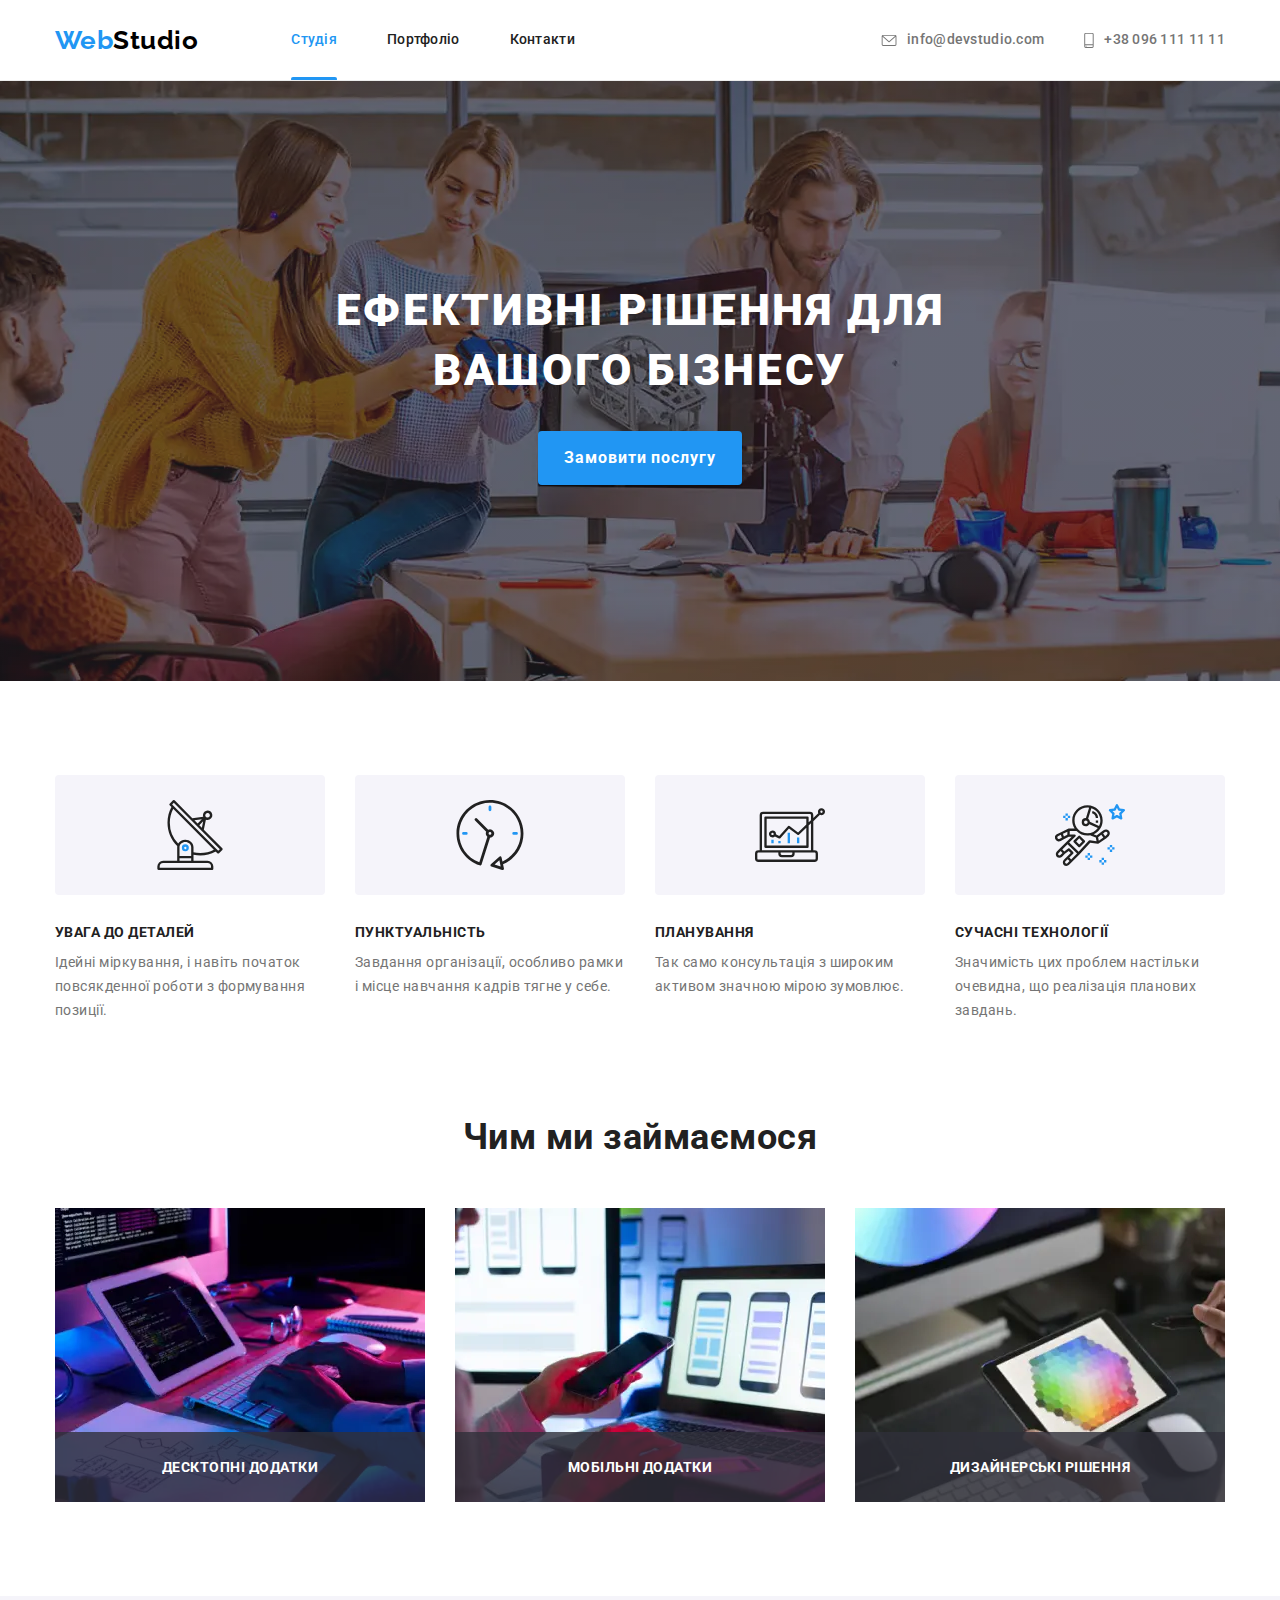
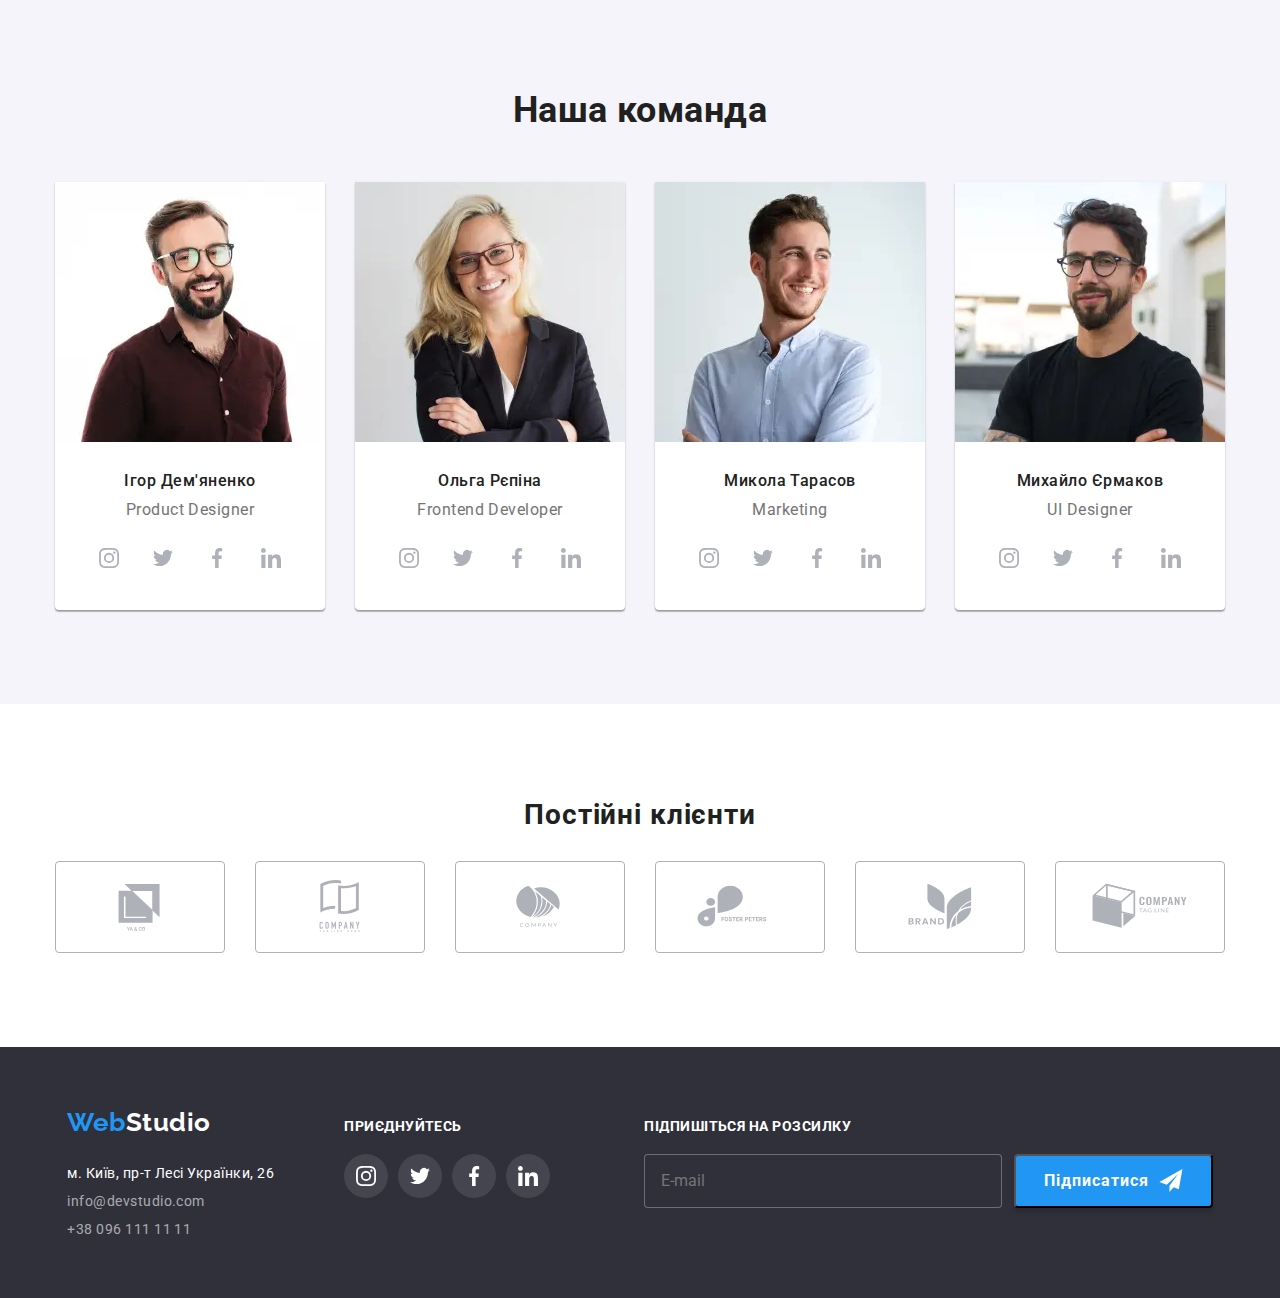
<file: index.html>
<!DOCTYPE html>
<html lang="uk">
<head>
    <meta charset="UTF-8">
    <meta http-equiv="X-UA-Compatible" content="IE=edge">
    <meta name="viewport" content="width=device-width, initial-scale=1.0">
    <title>WebStudio</title>   
    <link rel="preconnect" href="https://fonts.googleapis.com">
    <link rel="preconnect" href="https://fonts.gstatic.com" crossorigin>
    <link href="https://fonts.googleapis.com/css2?family=Raleway:wght@700&family=Roboto:wght@400;500;700;900&display=swap"
    rel="stylesheet">
    <link rel="stylesheet" href="./css/main.min.css">
</head>

<body>
    <!-- Шапка сайта -->
    <header class="header">
        <div class="container header__container">
            <a href="./index.html" class="logo link header__logo">Web<span class="logo__text--black">Studio</span></a>
            <button class="menu-toggle js-open-menu" aria-expanded="false" aria-controls="mobile-menu">
                <svg width="40px" height="40px" class='menu__icon'>
                    <use href="./images/icons.svg#menu"></use>
                </svg>
            </button>
            <div class="menu-container js-menu-container" id="mobile-menu">
                <button class="menu-toggle menu-toggle__position js-close-menu">
                    <svg width="40px" height="40px" class='menu__icon'>
                        <use href="./images/icons.svg#cross"></use>
                    </svg>
                </button>
                <nav class="menu__navigation">
                    <ul class="menu__list list">
                        <li class="menu__item">
                            <a href="./index.html" class="link menu__link menu__link--active ">Студія</a>
                        </li>
                        <li class="menu__item">
                            <a href="./portfolio.html" class="link menu__link">Портфоліо</a>
                        </li>
                        <li class="menu__item">
                            <a href="#contact" class="link menu__link">Контакти</a>
                        </li>
                    </ul>
                </nav>
                <ul class="mobile-contact list">
                    <li class="mobile-contact__item"><a href="tel:+380961111111" class="mobile-contact__tel link">
                            +38 096 111 11 11</a> </li>
                    <li class="mobile-contact__item"><a href="mailto:info@devstudio.com" class="mobile-contact__mail link">
                        info@devstudio.com</a> </li>
                </ul>
                <ul class="menu__social list ">
                    <li class="link menu__name">Instagram</li>
                    <li class="link menu__name">Twitter</li>
                    <li class="link menu__name">Facebook</li>
                    <li class="link menu__name">LinkedIn</li>
                </ul>
            </div>
            <nav class="navigation">
                <ul class="navigation__list list">
                    <li class="navigation__item">
                        <a href="./index.html" class="link navigation__link navigation__link--active">Студія</a>
                    </li>
                    <li class="navigation__item">
                        <a href="./portfolio.html" class="link navigation__link">Портфоліо</a>
                    </li>
                    <li class="navigation__item">
                        <a href="#contact" class="link navigation__link">Контакти</a>
                    </li>
                </ul>
            </nav>
            <ul class="header__contacts list">
                <li class="header__item"><a href="mailto:info@devstudio.com" class="header__link">
                        <svg class="header__envelope">
                            <use href="./images/icons.svg#envelope" width="16" height="12"></use>
                        </svg>
                        info@devstudio.com</a> </li>
                <li class="header__item"><a href="tel:+380961111111" class="header__link">
                        <svg class="header__smartphone">
                            <use href="./images/icons.svg#smartphone" width="10" height="16"></use>
                        </svg>
                        +38 096 111 11 11</a> </li>
            </ul>
    </div>
    </header>

    <main>
        <!-- Герой -->
        <section class="hero hero__section">
            <div class="container">
                <h1 class="hero__title">Ефективні рішення для вашого бізнесу</h1>
                <button class="hero__button" data-modal-open>Замовити послугу</button>
            </div>
        </section>
        <!-- Переваги -->
        <section class="feature feature__sections">
            <div class="container">
                <ul class="feature__list list">
                    <li class="feature__item">
                        <div class="feature__wrap">
                            <svg class="feature__icon">
                                <use href="./images/icons.svg#antenna" width="70px" height="70px"></use>
                            </svg>
                        </div>
                        <h3 class="feature__title">УВАГА ДО ДЕТАЛЕЙ</h3>
                        <p class="feature__text">Ідейні міркування, і навіть початок повсякденної роботи з формування позиції.</p>
                    </li>
                    <li class="feature__item">
                        <div class="feature__wrap">
                            <svg class="feature__icon">
                                <use href="./images/icons.svg#clock" width="70px" height="70px"></use>
                            </svg>
                        </div>
                        <h3 class="feature__title">ПУНКТУАЛЬНІСТЬ</h3>
                        <p class="feature__text">Завдання організації, особливо рамки і місце навчання кадрів тягне у себе.</p>
                    </li>
                    <li class="feature__item">
                        <div class="feature__wrap">
                            <svg class="feature__icon">
                                <use href="./images/icons.svg#diagram" width="70px" height="70px"></use>
                            </svg>
                        </div>
                        <h3 class="feature__title">ПЛАНУВАННЯ</h3>
                        <p class="feature__text">Так само консультація з широким активом значною мірою зумовлює.</p>
                    </li>
                    <li class="feature__item">
                        <div class="feature__wrap">
                            <svg class="feature__icon">
                                <use href="./images/icons.svg#astronaut" width="70px" height="70px"></use>
                            </svg>
                        </div>
                        <h3 class="feature__title">СУЧАСНІ ТЕХНОЛОГІЇ</h3>
                        <p class="feature__text">Значимість цих проблем настільки очевидна, що реалізація планових завдань.</p>
                    </li>
                </ul>
            </div>
        </section>
        <!-- Опис -->
        <section class="description sections">
            <div class="container">
                <h2 class="description__title">Чим ми займаємося</h2>
                <ul class="description__list list">
                    <li class="description__item">
                        <img src="./images/frontend.webp" srcset="./images/frontend.webp 1x,./images/frontend@2x.webp 2x" alt="Верстка" width="370">
                        <div class="description__wrap"> 
                            <h3 class="description__text">Десктопні додатки</h3>
                        </div>
                    </li>
                    <li class="description__item">
                        <img src="./images/apk.webp" srcset="./images/apk.webp 1x,./images/apk@2x.webp 2x" alt="Адаптація" width="370">
                        <div class="description__wrap">
                            <h3 class="description__text">Мобільні додатки</h3>
                        </div>
                    </li>
                    <li class="description__item">
                        <img src="./images/design.webp" srcset="./images/design.webp 1x,./images/design@2x.webp 2x" alt="Дизайн" width="370">
                        <div class="description__wrap">
                            <h3 class="description__text">Дизайнерські рішення</h3>
                        </div>
                    </li>
                </ul>
            </div>
            
        </section>
        <!-- Команда -->
        <section class="sections team">
            <div class="container">
                <h2 class="team__title">Наша команда</h2>
                <ul class="team__list list">
                    <li class="team__item">
                        <picture>
                            <source srcset="./images/igor270.webp 1x,./images/igor270@2x.webp 2x" media="(min-width:1200px)">
                            <source srcset="./images/igor354.webp 1x,./images/igor354@2x.webp 2x" media="(min-width:768px)">
                            <img class="team__photo" srcset="./images/igor450.webp 1x, ./images/igor450@2x.webp 2x" src="./images/igor450.webp" alt="Фото співробітника" width="450" >
                        </picture>
                        <div class="team__wrapper">
                            <h3 class="team__name">Ігор Дем'яненко</h3>
                            <p class="team__text">Product Designer</p>
                            <ul class="social list">
                                <li class="social__item">
                                    <a href="" class="social__link link">
                                        <svg class="social__icon">
                                            <use href="./images/icons.svg#instagram" width="20" height="20"></use>
                                        </svg>
                                    </a>
                                </li>
                                <li class="social__item">
                                    <a href="" class="social__link">
                                        <svg class="social__icon">
                                            <use href="./images/icons.svg#twitter" width="20" height="20"></use>
                                        </svg>
                                    </a>
                                </li>
                                <li class="social__item">
                                    <a href="" class="social__link">
                                        <svg class="social__icon">
                                            <use href="./images/icons.svg#facebook" width="20" height="20"></use>
                                        </svg>
                                    </a>
                                </li>
                                <li class="social__item">
                                    <a href="" class="social__link">
                                        <svg class="social__icon">
                                            <use href="./images/icons.svg#linkedin" width="20" height="20"></use>
                                        </svg>
                                    </a>
                                </li>
                            </ul>
                        </div>
                    </li>
                    <li class="team__item">
                        <picture>
                            <source srcset="./images/olga270.webp 1x,./images/olga270@2x.webp 2x" media="(min-width:1200px)">
                            <source srcset="./images/olga354.webp 1x,./images/olga354@2x.webp 2x" media="(min-width:768px)">
                            <img class="team__photo" src="./images/olga450.webp" srcset="./images/olga450.webp 1x,./images/olga450@2x.webp 2x" alt="Фото співробітника" width="450">
                        </picture>
                        <div class="team__wrapper">
                            <h3 class="team__name">Ольга Рєпіна</h3>
                            <p class="team__text">Frontend Developer</p>
                            <ul class="social list">
                                <li class="social__item">
                                    <a href="" class="social__link link">
                                        <svg class="social__icon">
                                            <use href="./images/icons.svg#instagram" width="20" height="20"></use>
                                        </svg>
                                    </a>
                                </li>
                                <li class="social__item">
                                    <a href="" class="social__link">
                                        <svg class="social__icon">
                                            <use href="./images/icons.svg#twitter" width="20" height="20"></use>
                                        </svg>
                                    </a>
                                </li>
                                <li class="social__item">
                                    <a href="" class="social__link">
                                        <svg class="social__icon">
                                            <use href="./images/icons.svg#facebook" width="20" height="20"></use>
                                        </svg>
                                    </a>
                                </li>
                                <li class="social__item">
                                    <a href="" class="social__link">
                                        <svg class="social__icon">
                                            <use href="./images/icons.svg#linkedin" width="20" height="20"></use>
                                        </svg>
                                    </a>
                                </li>
                            </ul>
                        </div>
                    </li>
                    <li class="team__item">
                        <picture>
                            <source srcset="./images/mykola270.webp 1x,./images/mykola270@2x.webp 2x" media="(min-width:1200px)">
                            <source srcset="./images/mykola354.webp 1x,./images/mykola354@2x.webp 2x" media="(min-width:768px)">
                            <img class="team__photo" src="./images/mykola450.webp" srcset="./images/mykola450.webp 1x, ./images/mykola450@2x.webp 2x" alt="Фото співробітника" width="450">
                        </picture>
                        <div class="team__wrapper">
                            <h3 class="team__name">Микола Тарасов</h3>
                            <p class="team__text">Marketing</p>
                            <ul class="social list">
                                <li class="social__item">
                                    <a href="" class="social__link link">
                                        <svg class="social__icon">
                                            <use href="./images/icons.svg#instagram" width="20" height="20"></use>
                                        </svg>
                                    </a>
                                </li>
                                <li class="social__item">
                                    <a href="" class="social__link">
                                        <svg class="social__icon">
                                            <use href="./images/icons.svg#twitter" width="20" height="20"></use>
                                        </svg>
                                    </a>
                                </li>
                                <li class="social__item">
                                    <a href="" class="social__link">
                                        <svg class="social__icon">
                                            <use href="./images/icons.svg#facebook" width="20" height="20"></use>
                                        </svg>
                                    </a>
                                </li>
                                <li class="social__item">
                                    <a href="" class="social__link">
                                        <svg class="social__icon">
                                            <use href="./images/icons.svg#linkedin" width="20" height="20"></use>
                                        </svg>
                                    </a>
                                </li>
                            </ul>
                        </div>
                    </li>
                    <li class="team__item">
                        <picture>
                            <source srcset="./images/mykhailo270.webp 1x,./images/mykhailo270@2x.webp 2x" media="(min-width:1200px)">
                            <source srcset="./images/mykhailo354.webp 1x,./images/mykhailo354@2x.webp 2x" media="(min-width:768px)">
                            <img class="team__photo" src="./images/mykhailo450.webp" srcset="./images/mykhailo450.webp 1x,./images/mykhailo450@2x.webp 2x" alt="Фото співробітника" width="450">
                        </picture>
                        <div class="team__wrapper">
                            <h3 class="team__name">Михайло Єрмаков</h3>
                            <p class="team__text">UI Designer</p>
                            <ul class="social list">
                                <li class="social__item">
                                    <a href="" class="social__link link">
                                        <svg class="social__icon">
                                            <use href="./images/icons.svg#instagram" width="20" height="20"></use>
                                        </svg>
                                    </a>
                                </li>
                                <li class="social__item">
                                    <a href="" class="social__link">
                                        <svg class="social__icon">
                                            <use href="./images/icons.svg#twitter" width="20" height="20"></use>
                                        </svg>
                                    </a>
                                </li>
                                <li class="social__item">
                                    <a href="" class="social__link">
                                        <svg class="social__icon">
                                            <use href="./images/icons.svg#facebook" width="20" height="20"></use>
                                        </svg>
                                    </a>
                                </li>
                                <li class="social__item">
                                    <a href="" class="social__link">
                                        <svg class="social__icon">
                                            <use href="./images/icons.svg#linkedin" width="20" height="20"></use>
                                        </svg>
                                    </a>
                                </li>
                            </ul>
                        </div>
                    </li>
                </ul>
            </div>
        </section>
        <!-- клієнти -->
        <section class="clients sections">
            <div class="clients__container container">
                <h2 class="clients__title">Постійні клієнти</h2>
                <ul class="clients__list list">
                    <li class="clients__item">
                        <a href="" class="clients__link">
                            <svg class="clients__icon">
                                <use href="./images/icons.svg#yaco" ></use>
                            </svg>
                        </a>
                    </li>
                    <li class="clients__item">
                        <a href="" class="clients__link">
                            <svg class="clients__icon">
                                <use href="./images/icons.svg#taglinehere"></use>
                            </svg>
                        </a>
                    </li>
                    <li class="clients__item">
                        <a href="" class="clients__link">
                            <svg class="clients__icon">
                                <use href="./images/icons.svg#company"></use>
                            </svg>
                        </a>
                    </li>
                    <li class="clients__item">
                        <a href="" class="clients__link">
                            <svg class="clients__icon">
                                <use href="./images/icons.svg#foster"></use>
                            </svg>
                        </a>
                    </li>
                    <li class="clients__item">
                        <a href="" class="clients__link">
                            <svg class="clients__icon">
                                <use href="./images/icons.svg#brand"></use>
                            </svg>
                        </a>
                    </li>
                    <li class="clients__item">
                        <a href="" class="clients__link">
                            <svg class="clients__icon">
                                <use href="./images/icons.svg#tagline"></use>
                            </svg>
                        </a>
                    </li>
                </ul>
            </div>
        </section>
    </main>
    <!-- Футер -->
    <footer class="footer" id="contact">
        <div class="container footer__container">
            <div class="footer__wrap">
                <a href="./index.html" class="logo">Web<span class="logo__text--white">Studio</span></a>
                <address class="footer__address">
                    м. Київ, пр-т Лесі Українки, 26
                    <ul class="footer__contacts list">
                        <li class="footer__item"><a href="mailto:info@devstudio.com" class="footer__link">info@devstudio.com</a> </li>
                        <li class="footer__item"><a href="tel:+380961111111" class="footer__link">+38 096 111 11 11</a> </li>
                    </ul>
                </address>
            </div>
            <div class="invite">
                <h3 class="invite__title">приєднуйтесь</h3>
                <ul class="social list">
                    <li class="social__item ">
                        <a href="" class="social__link social__link--inverse">
                            <svg class="social__icon">
                                <use href="./images/icons.svg#instagram" width="20" height="20"></use>
                            </svg>
                        </a>
                    </li>
                    <li class="social__item">
                        <a href="" class="social__link social__link--inverse">
                            <svg class="social__icon">
                                <use href="./images/icons.svg#twitter" width="20" height="20"></use>
                            </svg>
                        </a>
                    </li>
                    <li class="social__item">
                        <a href="" class="social__link social__link--inverse">
                            <svg class="social__icon">
                                <use href="./images/icons.svg#facebook" width="20" height="20"></use>
                            </svg>
                        </a>
                    </li>
                    <li class="social__item">
                        <a href="" class="social__link social__link--inverse">
                            <svg class="social__icon">
                                <use href="./images/icons.svg#linkedin" width="20" height="20"></use>
                            </svg>
                        </a>
                    </li>
                </ul>
            </div>
            <form  class="signup">
                <h2 class="signup__title">Підпишіться на розсилку</h2>
                <div class="signup__field">
                    <input type="email" name="sign" id="sign" class="signup__input" placeholder="E-mail">
                    <button type="submit" class="signup__button">Підписатися
                        <svg class="signup__icon">
                            <use href="./images/icons.svg#send"></use>
                        </svg>
                    </button>
                </div>
            </form>
        </div>
    </footer>
<!-- Модалка -->
    <div class="backdrop is-hidden" data-modal>
        <div class="modal">
            <button class="modal__btn" data-modal-close>
                <svg class="modal__close-icon" width="24" height="24">
                    <use href="./images/icons.svg#close" ></use>
                </svg>
            </button>
            <h2 class="modal__title">Залиште свої дані, ми вам передзвонимо</h2>
            <form class="modal__field">
                <label class="modal__label">
                    Ім'я
                    <input type="text" class="modal__input" name="name">
                    <svg class="modal__icon">
                        <use href="./images/icons.svg#person"></use>
                    </svg>
                </label>
                <label class="modal__label" >
                    Телефон
                    <input type="tel" class="modal__input" name="phone">
                    <svg class="modal__icon">
                        <use href="./images/icons.svg#phone"></use>
                    </svg>
                </label>
                <label class="modal__label">
                    Пошта
                    <input type="email" class="modal__input" name="email">
                    <svg class="modal__icon">
                        <use href="./images/icons.svg#email"></use>
                    </svg>
                </label>
                <label class="modal__label">
                    Коментар
                    <textarea name="coment" rows="7" class="modal__coment" placeholder="Введіть текст"></textarea>
                </label>
                <label class="modal__checkbox">
                    <input type="checkbox" class="modal__approval" name="approval">
                    <svg class="modal__check-icon">
                        <use href="./images/icons.svg#check"></use>
                    </svg>
                    Погоджуюся з розсилкою та приймаю &nbsp;<a href="" class="modal__link">Умови договору</a>
                </label>
                <button type="submit" class="modal__button">Відправити</button>
            </form>
        </div>
    </div>
<script src="./js/modal.js"></script>
<script src="./js/mobile-menu.js"></script>
</body>
</html>
</file>
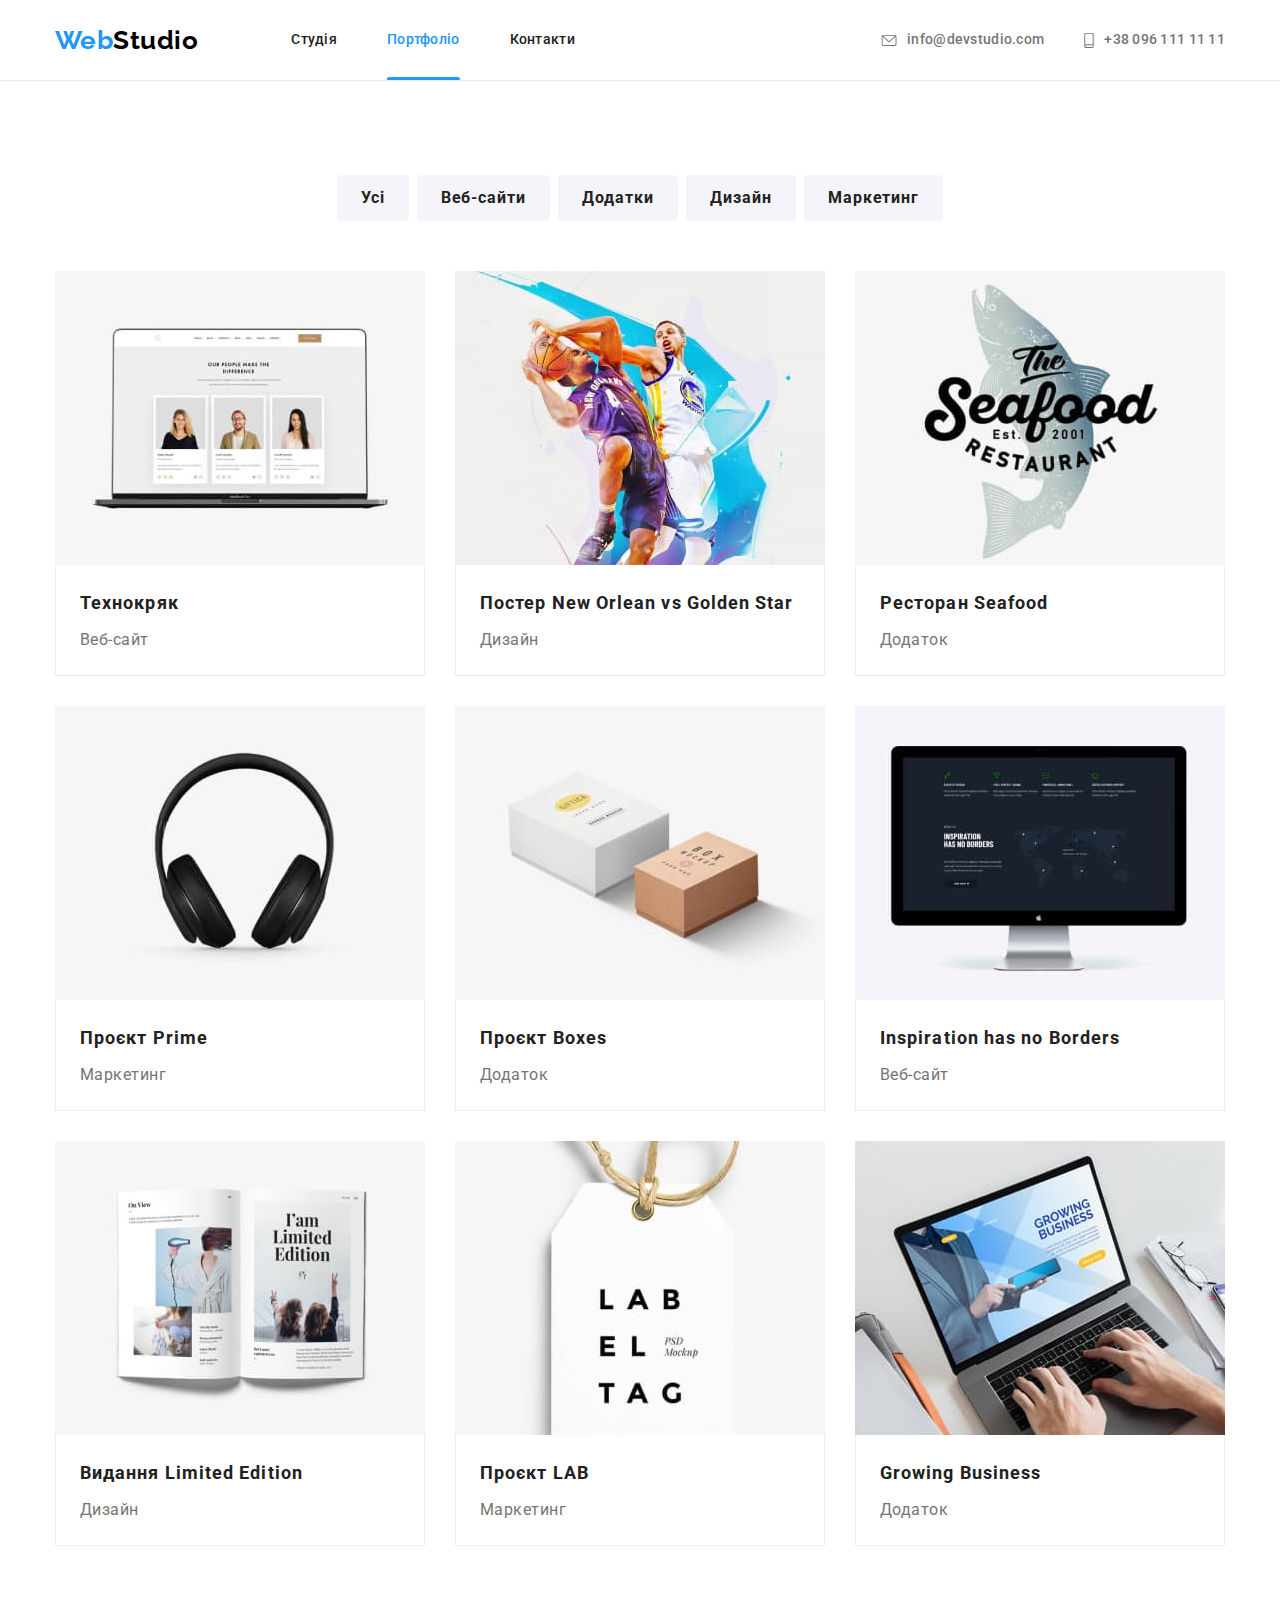
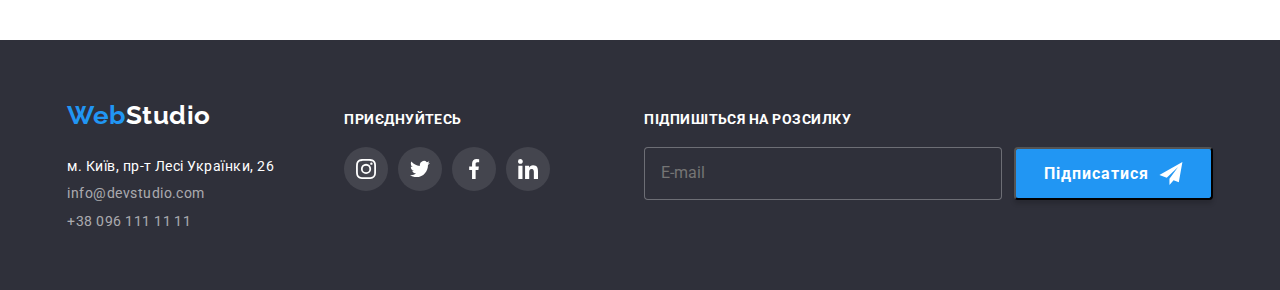
<file: portfolio.html>
<!DOCTYPE html>
<html lang="uk">
<head>
    <meta charset="UTF-8">
    <meta http-equiv="X-UA-Compatible" content="IE=edge">
    <meta name="viewport" content="width=device-width, initial-scale=1.0">
    <title>WebStudio</title>   
    <link rel="preconnect" href="https://fonts.googleapis.com">
    <link rel="preconnect" href="https://fonts.gstatic.com" crossorigin>
    <link href="https://fonts.googleapis.com/css2?family=Raleway:wght@700&family=Roboto:wght@400;500;700;900&display=swap"
    rel="stylesheet">
    <link rel="stylesheet" href="./css/main.min.css">
</head>

<body>
    <!-- Шапка сайта -->
    <header class="header">
        <div class="container header__container">
            <a href="./index.html" class="logo link header__logo">Web<span class="logo__text--black">Studio</span></a>
            <button class="menu-toggle js-open-menu" aria-expanded="false" aria-controls="mobile-menu">
                <svg width="40px" height="40px">
                    <use href="./images/icons.svg#menu"></use>
                </svg>
            </button>
            <div class="menu-container js-menu-container" id="mobile-menu">
                <button class="menu-toggle menu-toggle__position js-close-menu">
                    <svg width="40px" height="40px">
                        <use href="./images/icons.svg#cross"></use>
                    </svg>
                </button>
                <nav class="menu__navigation">
                    <ul class="menu__list list">
                        <li class="menu__item">
                            <a href="./index.html" class="link menu__link ">Студія</a>
                        </li>
                        <li class="menu__item">
                            <a href="./portfolio.html" class="link menu__link menu__link--active">Портфоліо</a>
                        </li>
                        <li class="menu__item">
                            <a href="#contact" class="link menu__link">Контакти</a>
                        </li>
                    </ul>
                </nav>
                <ul class="mobile-contact list">
                    <li class="mobile-contact__item"><a href="tel:+380961111111" class="mobile-contact__tel link">
                            +38 096 111 11 11</a> </li>
                    <li class="mobile-contact__item"><a href="mailto:info@devstudio.com" class="mobile-contact__mail link">
                        info@devstudio.com</a> </li>
                </ul>
                <ul class="menu__social list ">
                    <li class="link menu__name">Instagram</li>
                    <li class="link menu__name">Twitter</li>
                    <li class="link menu__name">Facebook</li>
                    <li class="link menu__name">LinkedIn</li>
                </ul>
            </div>
            <nav class="navigation">
                <ul class="navigation__list list">
                    <li class="navigation__item">
                        <a href="./index.html" class="link navigation__link ">Студія</a>
                    </li>
                    <li class="navigation__item">
                        <a href="./portfolio.html" class="link navigation__link navigation__link--active">Портфоліо</a>
                    </li>
                    <li class="navigation__item">
                        <a href="#contact" class="link navigation__link">Контакти</a>
                    </li>
                </ul>
            </nav>
            <ul class="header__contacts list">
                <li class="header__item"><a href="mailto:info@devstudio.com" class="header__link">
                        <svg class="header__envelope">
                            <use href="./images/icons.svg#envelope" width="16" height="12"></use>
                        </svg>
                        info@devstudio.com</a> </li>
                <li class="header__item"><a href="tel:+380961111111" class="header__link">
                        <svg class="header__smartphone">
                            <use href="./images/icons.svg#smartphone" width="10" height="16"></use>
                        </svg>
                        +38 096 111 11 11</a> </li>
            </ul>
    </div>
    </header>

<main>
    <section class="sections work">
        <div class="container">
            <ul class="filter list">
                <li class="filter__item">
                    <button class="filter__button">Усі</button>
                </li>
                <li class="filter__item">
                    <button class="filter__button">Веб-сайти</button>
                </li>
                <li class="filter__item">
                    <button class="filter__button">Додатки</button>
                </li>
                <li class="filter__item">
                    <button class="filter__button">Дизайн</button>
                </li>
                <li class="filter__item">
                    <button class="filter__button">Маркетинг</button>
                </li>
            </ul>

            <ul class="card-set list">
                <li class="card-set__item">
                    <a href="#" class="card-set__link">
                        <div class="card-set__wrap">
                            <img class="card-set__img" src="./images/techno.jpg" alt="Ноутбук з відкритим сайтом" >
                            <div class="card-set__overlay">
                                <p class="card-set__text">Ресурс пропонує комплексні пропозиції з різним рівнем функціоналу та сервісів. Все це дозволить відвідувачу отримати
                                вичерпні відомості про компанію чи приватну особу.</p>
                            </div>
                        </div>
                        <div class="card-set__meta">
                            <h2 class="card-set__title">Технокряк</h2>
                            <p class="card-set__name">Веб-сайт</p>
                        </div>
                    </a>
                </li>
                <li class="card-set__item">
                    <a href="" class="card-set__link">
                        <div class="card-set__wrap">
                        <img class="card-set__img" src="./images/poster.jpg" alt="два баскетболіста" >
                            <div class="card-set__overlay">
                                <p class="card-set__text">Ресурс пропонує комплексні пропозиції з різним рівнем функціоналу та сервісів. Все це
                                    дозволить відвідувачу отримати
                                    вичерпні відомості про компанію чи приватну особу.</p>
                            </div>
                        </div>
                        <div class="card-set__meta">
                            <h2 class="card-set__title">Постер New Orlean vs Golden Star</h2>
                            <p class="card-set__name">Дизайн</p>
                        </div>
                    </a>   
                </li>
                <li class="card-set__item">
                    <a href="" class="card-set__link">
                        <div class="card-set__wrap">
                            <img class="card-set__img" src="./images/seafood.jpg" alt="реклама ресторана">
                            <div class="card-set__overlay">
                                <p class="card-set__text">Ресурс пропонує комплексні пропозиції з різним рівнем функціоналу та сервісів. Все це
                                    дозволить відвідувачу отримати
                                    вичерпні відомості про компанію чи приватну особу.</p>
                            </div>
                        </div>
                        <div class="card-set__meta">
                            <h2 class="card-set__title">Ресторан Seafood</h2>
                            <p class="card-set__name">Додаток</p>
                        </div>
                    </a>
                </li>
                <li class="card-set__item">
                    <a href="" class="card-set__link">
                        <div class="card-set__wrap">
                            <img class="card-set__img" src="./images/prime.jpg" alt="навушники">
                            <div class="card-set__overlay">
                                <p class="card-set__text">Ресурс пропонує комплексні пропозиції з різним рівнем функціоналу та сервісів. Все це
                                    дозволить відвідувачу отримати
                                    вичерпні відомості про компанію чи приватну особу.</p>
                            </div>
                        </div>
                        <div class="card-set__meta">
                            <h2 class="card-set__title">Проєкт Prime</h2>
                            <p class="card-set__name">Маркетинг</p>
                        </div>
                    </a>    
                </li>
                <li class="card-set__item">
                    <a href="" class="card-set__link">
                        <div class="card-set__wrap">
                            <img class="card-set__img" src="./images/boxes.jpg" alt="коробки доставки">
                            <div class="card-set__overlay">
                                <p class="card-set__text">Ресурс пропонує комплексні пропозиції з різним рівнем функціоналу та сервісів. Все це
                                    дозволить відвідувачу отримати
                                    вичерпні відомості про компанію чи приватну особу.</p>
                            </div>
                        </div>
                        <div class="card-set__meta">
                            <h2 class="card-set__title">Проєкт Boxes</h2>
                            <p class="card-set__name">Додаток</p>
                        </div>
                    </a>    
                </li>
                <li class="card-set__item">
                    <a href="" class="card-set__link">
                        <div class="card-set__wrap">
                            <img class="card-set__img" src="./images/noborders.jpg" alt="imac з відкритим сайтом">
                            <div class="card-set__overlay">
                                <p class="card-set__text">Ресурс пропонує комплексні пропозиції з різним рівнем функціоналу та сервісів. Все це
                                    дозволить відвідувачу отримати
                                    вичерпні відомості про компанію чи приватну особу.</p>
                            </div>
                        </div>
                        <div class="card-set__meta">
                            <h2 class="card-set__title">Inspiration has no Borders</h2>
                            <p class="card-set__name">Веб-сайт</p>
                        </div>
                    </a>
                </li>
                <li class="card-set__item">
                    <a href="" class="card-set__link">
                        <div class="card-set__wrap">
                            <img class="card-set__img" src="./images/edition.jpg" alt="брошура видання Limited Edition">
                            <div class="card-set__overlay">
                                <p class="card-set__text">Ресурс пропонує комплексні пропозиції з різним рівнем функціоналу та сервісів. Все це
                                    дозволить відвідувачу отримати
                                    вичерпні відомості про компанію чи приватну особу.</p>
                            </div>
                        </div>
                        <div class="card-set__meta">
                            <h2 class="card-set__title">Видання Limited Edition</h2>
                            <p class="card-set__name">Дизайн</p>
                        </div>
                    </a>    
                </li>
                <li class="card-set__item">
                    <a href="" class="card-set__link">
                        <div class="card-set__wrap">
                            <img class="card-set__img" src="./images/lab.jpg" alt="бірка лаб">
                            <div class="card-set__overlay">
                                <p class="card-set__text">Ресурс пропонує комплексні пропозиції з різним рівнем функціоналу та сервісів. Все це
                                    дозволить відвідувачу отримати
                                    вичерпні відомості про компанію чи приватну особу.</p>
                            </div>
                        </div>
                        <div class="card-set__meta">
                            <h2 class="card-set__title">Проєкт LAB</h2>
                            <p class="card-set__name">Маркетинг</p>
                        </div>
                    </a>    
                </li>
                <li class="card-set__item">
                    <a href="" class="card-set__link">
                        <div class="card-set__wrap">
                            <img class="card-set__img" src="./images/business.jpg" alt="Ноутбук з відкритим додатком">
                            <div class="card-set__overlay">
                                <p class="card-set__text">Ресурс пропонує комплексні пропозиції з різним рівнем функціоналу та сервісів. Все це
                                    дозволить відвідувачу отримати
                                    вичерпні відомості про компанію чи приватну особу.</p>
                            </div>
                        </div>
                        <div class="card-set__meta">
                            <h2 class="card-set__title">Growing Business</h2>
                            <p class="card-set__name">Додаток</p>
                        </div>
                    </a>    
                </li>
            </ul>
        </div>
    </section>
</main>

    <!-- Футер -->
    <footer class="footer" id="contact">
        <div class="container footer__container">
            <div class="footer__wrap">
                <a href="./index.html" class="logo">Web<span class="logo__text--white">Studio</span></a>
                <address class="footer__address">
                    м. Київ, пр-т Лесі Українки, 26
                    <ul class="footer__contacts list">
                        <li class="footer__item"><a href="mailto:info@devstudio.com"
                                class="footer__link">info@devstudio.com</a> </li>
                        <li class="footer__item"><a href="tel:+380961111111" class="footer__link">+38 096 111 11 11</a>
                        </li>
                    </ul>
                </address>
            </div>
            <div class="invite">
                <h3 class="invite__title">приєднуйтесь</h3>
                <ul class="social list">
                    <li class="social__item ">
                        <a href="" class="social__link social__link--inverse">
                            <svg class="social__icon">
                                <use href="./images/icons.svg#instagram" width="20" height="20"></use>
                            </svg>
                        </a>
                    </li>
                    <li class="social__item">
                        <a href="" class="social__link social__link--inverse">
                            <svg class="social__icon">
                                <use href="./images/icons.svg#twitter" width="20" height="20"></use>
                            </svg>
                        </a>
                    </li>
                    <li class="social__item">
                        <a href="" class="social__link social__link--inverse">
                            <svg class="social__icon">
                                <use href="./images/icons.svg#facebook" width="20" height="20"></use>
                            </svg>
                        </a>
                    </li>
                    <li class="social__item">
                        <a href="" class="social__link social__link--inverse">
                            <svg class="social__icon">
                                <use href="./images/icons.svg#linkedin" width="20" height="20"></use>
                            </svg>
                        </a>
                    </li>
                </ul>
            </div>
            <form class="signup">
                <h2 class="signup__title">Підпишіться на розсилку</h2>
                <div class="signup__field">
                    <input type="email" name="sign" id="sign" class="signup__input" placeholder="E-mail">
                    <button type="submit" class="signup__button">Підписатися
                        <svg class="signup__icon">
                            <use href="./images/icons.svg#send"></use>
                        </svg>
                    </button>
                </div>
            </form>
        </div>
    </footer>
<script src="./js/mobile-menu.js"></script>
</body>
</html>
</file>
<file: css/main.min.css>
/*! modern-normalize v1.1.0 | MIT License | https://github.com/sindresorhus/modern-normalize */*,::before,::after{-webkit-box-sizing:border-box;box-sizing:border-box}html{line-height:1.15;-webkit-text-size-adjust:100%;-moz-tab-size:4;-o-tab-size:4;tab-size:4}body{margin:0;font-family:system-ui,"Segoe UI",Roboto,Helvetica,Arial,sans-serif,"Apple Color Emoji","Segoe UI Emoji"}hr{height:0;color:inherit}abbr[title]{-webkit-text-decoration:underline dotted;text-decoration:underline dotted}b,strong{font-weight:bolder}code,kbd,samp,pre{font-family:ui-monospace,SFMono-Regular,Consolas,"Liberation Mono",Menlo,monospace;font-size:1em}small{font-size:80%}sub,sup{font-size:75%;line-height:0;position:relative;vertical-align:baseline}sub{bottom:-0.25em}sup{top:-0.5em}table{text-indent:0;border-color:inherit}button,input,optgroup,select,textarea{font-family:inherit;font-size:100%;line-height:1.15;margin:0}button,select{text-transform:none}button,[type=button],[type=reset],[type=submit]{-webkit-appearance:button}::-moz-focus-inner{border-style:none;padding:0}:-moz-focusring{outline:1px dotted ButtonText}:-moz-ui-invalid{box-shadow:none}legend{padding:0}progress{vertical-align:baseline}::-webkit-inner-spin-button,::-webkit-outer-spin-button{height:auto}[type=search]{-webkit-appearance:textfield;outline-offset:-2px}::-webkit-search-decoration{-webkit-appearance:none}::-webkit-file-upload-button{-webkit-appearance:button;font:inherit}summary{display:list-item}h1,h2,h3,h4,h5,h6,p{margin:0}a{display:block}img{display:block;max-width:100%;height:auto}.link{text-decoration:none;color:currentColor}.list{list-style:none;padding:0;margin:0}body{font-family:"Roboto",sans-serif;letter-spacing:.03em;background:#fff;color:#757575}@media screen and (max-width: 1199px){.sections{padding-top:60px;padding-bottom:60px}}@media screen and (min-width: 1200px){.sections{padding-bottom:94px;padding-top:94px}}.visually-hidden{position:absolute;white-space:nowrap;width:1px;height:1px;overflow:hidden;border:0;padding:0;clip:rect(0 0 0 0);-webkit-clip-path:inset(50%);clip-path:inset(50%);margin:-1px}.filter__button,.modal__button,.hero__button{padding:6px 22px;border-radius:4px;-webkit-transition:color 250ms cubic-bezier(0.4, 0, 0.2, 1),background-color 250ms cubic-bezier(0.4, 0, 0.2, 1),-webkit-box-shadow 250ms cubic-bezier(0.4, 0, 0.2, 1);transition:color 250ms cubic-bezier(0.4, 0, 0.2, 1),background-color 250ms cubic-bezier(0.4, 0, 0.2, 1),-webkit-box-shadow 250ms cubic-bezier(0.4, 0, 0.2, 1);transition:color 250ms cubic-bezier(0.4, 0, 0.2, 1),background-color 250ms cubic-bezier(0.4, 0, 0.2, 1),box-shadow 250ms cubic-bezier(0.4, 0, 0.2, 1);transition:color 250ms cubic-bezier(0.4, 0, 0.2, 1),background-color 250ms cubic-bezier(0.4, 0, 0.2, 1),box-shadow 250ms cubic-bezier(0.4, 0, 0.2, 1),-webkit-box-shadow 250ms cubic-bezier(0.4, 0, 0.2, 1);color:#212121;background-color:#fff;border-color:rgba(0,0,0,0);font-family:inherit;font-weight:700;font-size:16px;line-height:1.87;letter-spacing:.06em;cursor:pointer}.modal__button,.hero__button{color:#fff;background-color:#2196f3;-webkit-box-shadow:0px 3px 1px rgba(0,0,0,.1),0px 1px 2px rgba(0,0,0,.08),0px 2px 2px rgba(0,0,0,.12);box-shadow:0px 3px 1px rgba(0,0,0,.1),0px 1px 2px rgba(0,0,0,.08),0px 2px 2px rgba(0,0,0,.12)}.filter__button{color:#212121;background-color:#f5f4fa}.filter__button:hover,.filter__button:focus{color:#fff;background-color:#2196f3;-webkit-box-shadow:0px 3px 1px rgba(0,0,0,.1),0px 1px 2px rgba(0,0,0,.08),0px 2px 2px rgba(0,0,0,.12);box-shadow:0px 3px 1px rgba(0,0,0,.1),0px 1px 2px rgba(0,0,0,.08),0px 2px 2px rgba(0,0,0,.12)}.team__title,.description__title{margin-bottom:50px;text-align:center;color:#212121;font-weight:700;font-size:36px;line-height:1.16}.header{border-bottom:1px solid #ececec;position:relative}.header__container{display:-webkit-box;display:-ms-flexbox;display:flex;-webkit-box-align:center;-ms-flex-align:center;align-items:center;overflow:hidden}@media screen and (max-width: 767px){.header__container{-webkit-box-pack:justify;-ms-flex-pack:justify;justify-content:space-between;padding-top:10px;padding-bottom:10px}}.container{margin-right:auto;margin-left:auto;padding-right:15px;padding-left:15px}@media screen and (min-width: 480px){.container{width:480px}}@media screen and (min-width: 768px){.container{width:768px}}@media screen and (min-width: 1200px){.container{width:1200px}}.logo{color:#2196f3;font-family:"Raleway",sans-serif;font-weight:700;font-size:24px;line-height:1.38;text-decoration:none}@media screen and (min-width: 1200px){.logo{font-size:26px;line-height:1.19}}.logo__text--black{color:#000}@media screen and (min-width: 768px){.header__logo{margin-right:88px}}@media screen and (min-width: 1200px){.header__logo{margin-right:93px}}.logo__text--white{color:#fff}.menu-toggle{padding:0;margin:0;width:40px;height:40px;border:none;background-color:#fff;margin-left:auto}.menu-toggle__position{position:absolute;top:10px;right:15px}@media screen and (min-width: 768px){.menu-toggle{display:none}}.menu__icon{-webkit-transition:fill 250ms cubic-bezier(0.4, 0, 0.2, 1);transition:fill 250ms cubic-bezier(0.4, 0, 0.2, 1)}.menu__icon:hover,.menu__icon:focus{fill:#2196f3}.menu-container{padding:48px 40px}@media screen and (max-width: 767px){.menu-container{position:fixed;top:0px;left:0px;width:100vw;height:100vh;overflow-y:scroll;background-color:#fff;z-index:999;-webkit-transform:translateX(100%);transform:translateX(100%);-webkit-transition:-webkit-transform 250ms cubic-bezier(0.4, 0, 0.2, 1);transition:-webkit-transform 250ms cubic-bezier(0.4, 0, 0.2, 1);transition:transform 250ms cubic-bezier(0.4, 0, 0.2, 1);transition:transform 250ms cubic-bezier(0.4, 0, 0.2, 1), -webkit-transform 250ms cubic-bezier(0.4, 0, 0.2, 1)}}@media screen and (min-width: 768px){.menu-container{display:none}}.menu-container.is-open{-webkit-transform:translateX(0);transform:translateX(0)}.menu__link{font-weight:500;font-size:40px;line-height:1.17;letter-spacing:.02em;color:#212121;-webkit-transition:color 250ms cubic-bezier(0.4, 0, 0.2, 1);transition:color 250ms cubic-bezier(0.4, 0, 0.2, 1)}@media screen and (max-width: 425px){.menu__link{font-size:36px}}.menu__link:hover,.menu__link:focus{color:#2196f3}.menu__link--active{color:#2196f3}.menu__item:last-child{margin-bottom:13vh}.menu__item:not(:last-child){margin-bottom:32px}.mobile-contact__tel{font-weight:500;font-size:34px;line-height:1.17;letter-spacing:.02em;color:#2196f3}@media screen and (max-width: 425px){.mobile-contact__tel{font-size:26px}}.mobile-contact__mail{font-weight:500;font-size:24px;line-height:1.16;letter-spacing:.02em;-webkit-transition:text-shadow 250ms cubic-bezier(0.4, 0, 0.2, 1);transition:text-shadow 250ms cubic-bezier(0.4, 0, 0.2, 1)}.mobile-contact__mail:hover,.mobile-contact__mail:focus{text-shadow:0px 4px 4px rgba(0,0,0,.25)}.mobile-contact__item:not(:first-child){margin-top:32px}.menu__social{display:-webkit-box;display:-ms-flexbox;display:flex;-webkit-box-pack:justify;-ms-flex-pack:justify;justify-content:space-between;margin-top:64px}.menu__name{font-weight:500;font-size:18px;line-height:22px;letter-spacing:.02em;color:#2196f3}.menu__name:not(:last-child){border-right:1px solid rgba(33,33,33,.2);padding-right:10px}@media screen and (max-width: 375px){.menu__name{font-size:12px}}@media screen and (max-width: 767px){.navigation{display:none}}@media screen and (min-width: 768px){.navigation{margin-right:96px}}.navigation__list{display:-webkit-box;display:-ms-flexbox;display:flex}.navigation__item:not(:last-child){margin-right:50px}.navigation__link{display:block;padding-top:32px;padding-bottom:32px;-webkit-transition:color 250ms cubic-bezier(0.4, 0, 0.2, 1);transition:color 250ms cubic-bezier(0.4, 0, 0.2, 1);font-weight:500;font-size:14px;line-height:1.14;letter-spacing:.02em;color:#212121}.navigation__link:focus,.navigation__link:hover{color:#2196f3}.navigation__link--active{color:#2196f3;position:relative}.navigation__link--active::after{content:"";position:absolute;left:0;bottom:-1px;width:100%;height:4px;background:#2196f3;border-radius:2px}.header__contacts{fill:currentColor}@media screen and (max-width: 767px){.header__contacts{display:none}}@media screen and (min-width: 1200px){.header__contacts{display:-webkit-box;display:-ms-flexbox;display:flex;margin-left:auto}}.header__envelope{width:16px;height:12px;margin-right:10px}.header__smartphone{width:10px;height:16px;margin-right:10px}.header__item:not(:last-child){margin-right:40px}@media screen and (max-width: 1199px){.header__item:not(:last-child):not(:last-child){margin-bottom:10px}}.header__link{color:#757575;font-weight:500;font-size:12px;line-height:1.16;letter-spacing:.02em;text-decoration:none;display:-webkit-box;display:-ms-flexbox;display:flex;-webkit-box-align:center;-ms-flex-align:center;align-items:center;-webkit-transition:color 250ms cubic-bezier(0.4, 0, 0.2, 1);transition:color 250ms cubic-bezier(0.4, 0, 0.2, 1)}.header__link:hover,.header__link:focus{color:#2196f3}@media screen and (min-width: 1200px){.header__link{font-size:14px;line-height:1.14}}.hero__section{text-align:center;padding-top:118px;padding-bottom:118px;max-width:1600px;max-height:600px;margin-left:auto;margin-right:auto}@media screen and (min-width: 1200px){.hero__section{padding-top:200px;padding-bottom:200px}}.hero{background-image:-webkit-gradient(linear, left top, right top, from(rgba(47, 48, 58, 0.4)), to(rgba(47, 48, 58, 0.4))),url(../images/hero480.webp);background-image:linear-gradient(to right, rgba(47, 48, 58, 0.4), rgba(47, 48, 58, 0.4)),url(../images/hero480.webp);background-size:cover;background-position:center;background-color:#c4c4c4}@media(min-device-pixel-ratio: 2),(-webkit-min-device-pixel-ratio: 2),(min-resolution: 192dpi),(min-resolution: 2dppx){.hero{background-image:-webkit-gradient(linear, left top, right top, from(rgba(47, 48, 58, 0.4)), to(rgba(47, 48, 58, 0.4))),url(../images/hero480@2x.webp);background-image:linear-gradient(to right, rgba(47, 48, 58, 0.4), rgba(47, 48, 58, 0.4)),url(../images/hero480@2x.webp);background-size:cover;background-position:center;background-color:#c4c4c4}}@media screen and (min-width: 768px){.hero{background-image:-webkit-gradient(linear, left top, right top, from(rgba(47, 48, 58, 0.4)), to(rgba(47, 48, 58, 0.4))),url(../images/hero768.webp);background-image:linear-gradient(to right, rgba(47, 48, 58, 0.4), rgba(47, 48, 58, 0.4)),url(../images/hero768.webp);background-size:cover;background-position:center;background-color:#c4c4c4}}@media screen and (min-width: 768px)and (min-device-pixel-ratio: 2),screen and (min-width: 768px)and (-webkit-min-device-pixel-ratio: 2),screen and (min-width: 768px)and (min-resolution: 192dpi),screen and (min-width: 768px)and (min-resolution: 2dppx){.hero{background-image:-webkit-gradient(linear, left top, right top, from(rgba(47, 48, 58, 0.4)), to(rgba(47, 48, 58, 0.4))),url(../images/hero768@2x.webp);background-image:linear-gradient(to right, rgba(47, 48, 58, 0.4), rgba(47, 48, 58, 0.4)),url(../images/hero768@2x.webp);background-size:cover;background-position:center;background-color:#c4c4c4}}@media screen and (min-width: 1200px){.hero{background-image:-webkit-gradient(linear, left top, right top, from(rgba(47, 48, 58, 0.4)), to(rgba(47, 48, 58, 0.4))),url(../images/hero1200.webp);background-image:linear-gradient(to right, rgba(47, 48, 58, 0.4), rgba(47, 48, 58, 0.4)),url(../images/hero1200.webp);background-size:cover;background-position:center;background-color:#c4c4c4}}@media screen and (min-width: 1200px)and (min-device-pixel-ratio: 2),screen and (min-width: 1200px)and (-webkit-min-device-pixel-ratio: 2),screen and (min-width: 1200px)and (min-resolution: 192dpi),screen and (min-width: 1200px)and (min-resolution: 2dppx){.hero{background-image:-webkit-gradient(linear, left top, right top, from(rgba(47, 48, 58, 0.4)), to(rgba(47, 48, 58, 0.4))),url(../images/hero1200@2x.webp);background-image:linear-gradient(to right, rgba(47, 48, 58, 0.4), rgba(47, 48, 58, 0.4)),url(../images/hero1200@2x.webp);background-size:cover;background-position:center;background-color:#c4c4c4}}.hero__title{margin-left:auto;margin-right:auto;margin-bottom:30px;font-weight:900;font-size:26px;line-height:1.61;text-align:center;letter-spacing:.06em;text-transform:uppercase;color:#fff}@media screen and (max-width: 350px){.hero__title{font-size:24px}}@media screen and (min-width: 768px){.hero__title{width:360px}}@media screen and (min-width: 1200px){.hero__title{width:696px;font-size:44px;line-height:1.36}}.hero__button{padding:10px 24px}.hero__button:hover,.hero__button:focus{padding:10px 32px;background-color:#188ce8}@media screen and (min-width: 768px){.feature__list{display:-webkit-box;display:-ms-flexbox;display:flex;-ms-flex-wrap:wrap;flex-wrap:wrap;margin:-15px}}@media screen and (max-width: 1199px){.feature__sections{padding-top:60px;padding-bottom:60px}}@media screen and (min-width: 1200px){.feature__sections{padding-top:94px}}.feature__item{width:100%}@media screen and (max-width: 767px){.feature__item:not(:last-child){margin-bottom:30px}}@media screen and (min-width: 768px){.feature__item{width:354px;margin:15px}}@media screen and (min-width: 1200px){.feature__item{width:270px;margin:15px}}.feature__icon{width:70px;height:70px}.feature__wrap{display:-webkit-box;display:-ms-flexbox;display:flex;-webkit-box-pack:center;-ms-flex-pack:center;justify-content:center;-webkit-box-align:center;-ms-flex-align:center;align-items:center;height:120px;margin-bottom:30px;background:#f5f4fa;border-radius:4px}.feature__title{margin-bottom:10px;color:#212121;font-weight:700;font-size:14px;line-height:1.14}@media screen and (max-width: 767px){.feature__title{text-align:center}}.feature__text{font-weight:400;font-size:14px;line-height:1.71}@media screen and (max-width: 1199px){.description{display:none}}.description__list{display:-webkit-box;display:-ms-flexbox;display:flex}.description__item{position:relative}.description__item:not(:last-child){margin-right:30px}.description__wrap{position:absolute;left:0;bottom:0;padding:27px 0;width:100%;background:rgba(47,48,58,.8)}.description__text{font-weight:700;font-size:14px;line-height:16px;text-align:center;text-transform:uppercase;color:#fff}.team{background-color:#f5f4fa}@media screen and (min-width: 768px){.team__list{display:-webkit-box;display:-ms-flexbox;display:flex;-ms-flex-wrap:wrap;flex-wrap:wrap;margin:-15px}}@media screen and (max-width: 1199px){.team__title{font-size:28px;line-height:33px}}.team__item{width:100%;border-radius:0px 0px 4px 4px;background-color:#fff;-webkit-box-shadow:0px 1px 3px rgba(0,0,0,.12),0px 1px 1px rgba(0,0,0,.14),0px 2px 1px rgba(0,0,0,.2);box-shadow:0px 1px 3px rgba(0,0,0,.12),0px 1px 1px rgba(0,0,0,.14),0px 2px 1px rgba(0,0,0,.2)}@media screen and (max-width: 767px){.team__item:not(:last-child){margin-bottom:30px}}@media screen and (min-width: 768px){.team__item{width:calc((100% - 60px)/2);margin:15px}}@media screen and (min-width: 1200px){.team__item{width:calc((100% - 120px)/4)}}.team__wrapper{padding-top:30px;padding-bottom:30px}.team__name{margin-bottom:10px;text-align:center;color:#212121;font-weight:500;font-size:16px;line-height:1.18}.team__text{text-align:center;margin-bottom:16px;font-weight:400;font-size:16px;line-height:1.18}@media screen and (max-width: 767px){.team__foto{width:100%}}.social{display:-webkit-box;display:-ms-flexbox;display:flex;fill:currentColor;-webkit-box-align:center;-ms-flex-align:center;align-items:center;-webkit-box-pack:center;-ms-flex-pack:center;justify-content:center;fill:#afb1b8}.social__link{display:-webkit-box;display:-ms-flexbox;display:flex;-webkit-box-align:center;-ms-flex-align:center;align-items:center;-webkit-box-pack:center;-ms-flex-pack:center;justify-content:center;border-radius:50%;width:44px;height:44px;-webkit-transition:background-color 250ms cubic-bezier(0.4, 0, 0.2, 1),fill 250ms cubic-bezier(0.4, 0, 0.2, 1);transition:background-color 250ms cubic-bezier(0.4, 0, 0.2, 1),fill 250ms cubic-bezier(0.4, 0, 0.2, 1)}.social__link:focus,.social__link:hover{background-color:#2196f3;fill:#eee}.social__link--inverse{background-color:rgba(255,255,255,.1);fill:#fff}.social__item:not(:last-child){margin-right:10px}.social__icon{width:20px;height:20px}.clients__title{font-weight:700;font-size:28px;line-height:33px;text-align:center;letter-spacing:.03em;color:#212121;margin-bottom:30px}.clients__list{display:-webkit-box;display:-ms-flexbox;display:flex;-ms-flex-wrap:wrap;flex-wrap:wrap;-webkit-box-align:center;-ms-flex-align:center;align-items:center;-webkit-box-pack:center;-ms-flex-pack:center;justify-content:center;margin:-15px}.clients__icon{width:160px;height:60px}.clients__link{display:-webkit-box;display:-ms-flexbox;display:flex;-webkit-box-align:center;-ms-flex-align:center;align-items:center;-webkit-box-pack:center;-ms-flex-pack:center;justify-content:center;border:1px solid #afb1b8;border-radius:4px;width:100%;height:92px;fill:#afb1b8;-webkit-transition:fill 250ms cubic-bezier(0.4, 0, 0.2, 1),border-color 250ms cubic-bezier(0.4, 0, 0.2, 1);transition:fill 250ms cubic-bezier(0.4, 0, 0.2, 1),border-color 250ms cubic-bezier(0.4, 0, 0.2, 1)}.clients__link:hover,.clients__link:focus{border-color:#2196f3;fill:#2196f3}.clients__item{margin:15px;width:calc((100% - 60px)/2)}@media screen and (min-width: 768px){.clients__item{width:calc((100% - 90px)/3)}}@media screen and (min-width: 1200px){.clients__item{width:calc((100% - 180px)/6)}}.footer{background-color:#2f303a;padding-top:60px;padding-bottom:60px}@media screen and (max-width: 1199px){.footer__container{text-align:center;-webkit-box-align:center;-ms-flex-align:center;align-items:center}}@media screen and (min-width: 768px){.footer__container{display:-webkit-box;display:-ms-flexbox;display:flex;-ms-flex-wrap:wrap;flex-wrap:wrap;-webkit-box-align:baseline;-ms-flex-align:baseline;align-items:baseline;-webkit-box-pack:center;-ms-flex-pack:center;justify-content:center}}.footer__address{margin-top:28px;color:#fff;font-weight:400;font-size:14px;line-height:1.14;font-style:normal}.footer__item{margin-top:12px}.footer__link{color:rgba(255,255,255,.6);font-weight:400;font-size:14px;line-height:1.14;text-decoration:none;-webkit-transition:color 250ms cubic-bezier(0.4, 0, 0.2, 1);transition:color 250ms cubic-bezier(0.4, 0, 0.2, 1)}@media screen and (max-width: 1199px){.footer__link{text-align:center}}.footer__link:focus,.footer__link:hover{color:#2196f3}@media screen and (min-width: 768px){.invite{margin-left:165px}}@media screen and (min-width: 1200px){.invite{margin-left:70px}}.invite__title{font-weight:700;font-size:14px;line-height:16px;text-transform:uppercase;color:#fff;margin-bottom:20px;margin-top:60px}@media screen and (min-width: 768px){.invite__title{margin-top:0}}.signup{-webkit-box-align:center;-ms-flex-align:center;align-items:center}@media screen and (max-width: 1199px){.signup{text-align:center}}@media screen and (min-width: 1200px){.signup{margin-left:94px}}.signup__title{font-weight:700;font-size:14px;line-height:16px;text-transform:uppercase;color:#fff;margin-bottom:20px}@media screen and (max-width: 1199px){.signup__title{margin-top:60px}}@media screen and (min-width: 1200px){.signup__field{display:-webkit-box;display:-ms-flexbox;display:flex}}.signup__input{width:100%;padding:15px 16px;margin-right:12px;color:#fff;border:1px solid rgba(255,255,255,.3);border-radius:4px;background-color:#2f303a}@media screen and (min-width: 768px){.signup__input{width:450px}}@media screen and (min-width: 1200px){.signup__input{width:358px}}.signup__button{display:-webkit-box;display:-ms-flexbox;display:flex;-webkit-box-align:center;-ms-flex-align:center;align-items:center;padding:10px 28px;margin-left:auto;margin-right:auto;font-weight:700;font-size:16px;line-height:1.87;letter-spacing:.06em;color:#fff;background:#2196f3;-webkit-box-shadow:0px 4px 4px rgba(0,0,0,.15);box-shadow:0px 4px 4px rgba(0,0,0,.15);border-radius:4px;cursor:pointer}@media screen and (max-width: 1199px){.signup__button{margin-top:20px}}.signup__icon{height:23.99px;width:24px;margin-left:10px}.backdrop{position:fixed;top:0px;left:0px;width:100%;height:100%;padding-left:15px;padding-right:15px;opacity:1;overflow-y:scroll;overflow-x:scroll;-webkit-transition:visibility 250ms cubic-bezier(0.4, 0, 0.2, 1),opacity 250ms cubic-bezier(0.4, 0, 0.2, 1);transition:visibility 250ms cubic-bezier(0.4, 0, 0.2, 1),opacity 250ms cubic-bezier(0.4, 0, 0.2, 1);background:rgba(0,0,0,.2)}.backdrop.is-hidden{visibility:hidden;opacity:0;pointer-events:none}.modal{position:absolute;width:450px;height:609px;padding:40px;top:50%;left:50%;-webkit-transform:scale(1) translate(-50%, -50%);transform:scale(1) translate(-50%, -50%);-webkit-transition:-webkit-transform 250ms cubic-bezier(0.4, 0, 0.2, 1);transition:-webkit-transform 250ms cubic-bezier(0.4, 0, 0.2, 1);transition:transform 250ms cubic-bezier(0.4, 0, 0.2, 1);transition:transform 250ms cubic-bezier(0.4, 0, 0.2, 1), -webkit-transform 250ms cubic-bezier(0.4, 0, 0.2, 1);background:#fff;-webkit-box-shadow:0px 1px 3px rgba(0,0,0,.12),0px 1px 1px rgba(0,0,0,.14),0px 2px 1px rgba(0,0,0,.2);box-shadow:0px 1px 3px rgba(0,0,0,.12),0px 1px 1px rgba(0,0,0,.14),0px 2px 1px rgba(0,0,0,.2);border-radius:4px}.is-hidden .modal{-webkit-transform:scale(0.9) translate(-50%, -50%);transform:scale(0.9) translate(-50%, -50%)}@media screen and (max-width: 450px){.modal{width:100vw;max-height:100vh}}@media screen and (max-height: 600px){.modal{max-height:100vh}}@media screen and (min-width: 1200px){.modal{width:528px;height:581px}}.modal__btn{position:absolute;width:30px;height:30px;top:8px;right:8px;cursor:pointer;display:-webkit-box;display:-ms-flexbox;display:flex;-webkit-box-pack:center;-ms-flex-pack:center;justify-content:center;-webkit-box-align:center;-ms-flex-align:center;align-items:center;background:#fff;border-radius:50%;border:1px solid rgba(0,0,0,.1)}.modal__close-icon{width:18px;height:18px;-webkit-transition:fill 250ms cubic-bezier(0.4, 0, 0.2, 1);transition:fill 250ms cubic-bezier(0.4, 0, 0.2, 1)}.modal__close-icon:focus,.modal__close-icon:hover{fill:#2196f3}.modal__title{font-weight:700;font-size:20px;line-height:1.5;text-align:center;color:#212121}@media screen and (min-width: 1200px){.modal__title{font-size:20px;line-height:1.15px}}@media screen and (max-height: 600px){.modal__title{font-size:16px}}.modal__input{position:relative;width:100%;border:1px solid rgba(33,33,33,.2);border-radius:4px;padding:11px 12px;padding-left:40px;margin-top:4px;outline:none;-webkit-transition:border-color 250ms cubic-bezier(0.4, 0, 0.2, 1);transition:border-color 250ms cubic-bezier(0.4, 0, 0.2, 1)}.modal__input:focus{border-color:#2196f3}.modal__input:focus+.modal__icon{fill:#2196f3}.modal__coment{width:100%;resize:none;padding:12px 16px;margin-top:4px;margin-bottom:20px;border:1px solid rgba(33,33,33,.2);border-radius:4px;outline:none;-webkit-transition:border-color 250ms cubic-bezier(0.4, 0, 0.2, 1);transition:border-color 250ms cubic-bezier(0.4, 0, 0.2, 1)}.modal__coment:focus{border-color:#2196f3}.modal__checkbox{display:-webkit-box;display:-ms-flexbox;display:flex;-webkit-box-align:center;-ms-flex-align:center;align-items:center;-webkit-box-pack:center;-ms-flex-pack:center;justify-content:center;font-weight:400;font-size:12px;line-height:1.16}@media screen and (max-width: 440px){.modal__checkbox{-ms-flex-wrap:wrap;flex-wrap:wrap;font-size:10px}}@media screen and (min-width: 1200px){.modal__checkbox{font-size:14px;line-height:1.71}}.modal__label{position:relative;display:block;font-weight:400;font-size:12px;line-height:1.16;letter-spacing:.01em}.modal__label:not(:first-child){margin-top:10px}.modal__label:first-child{margin-top:12px}.modal__link{color:#2196f3;display:inline-block;font-weight:400;font-size:12px;line-height:1.16;letter-spacing:.01em}@media screen and (max-width: 440px){.modal__link{font-size:10px}}@media screen and (min-width: 1200px){.modal__link{font-size:14px;line-height:1.71}}.modal__approval{position:absolute;width:1px;height:1px;margin:-1px;border:0;padding:0;clip:rect(0 0 0 0);overflow:hidden}.modal__check-icon{border:2px solid #000;border-radius:2px;width:16px;height:15px;margin-right:8px;-webkit-transition:border-color 250ms cubic-bezier(0.4, 0, 0.2, 1),background-color 250ms cubic-bezier(0.4, 0, 0.2, 1);transition:border-color 250ms cubic-bezier(0.4, 0, 0.2, 1),background-color 250ms cubic-bezier(0.4, 0, 0.2, 1)}.modal__approval:checked+.modal__check-icon{background-color:#2196f3;border:none}.modal__approval:focus+.modal__check-icon,.modal__approval:hover+.modal__check-icon{border-color:#2196f3}.modal__icon{position:absolute;top:50%;left:12px;width:18px;height:18px;-webkit-transition:fill 250ms cubic-bezier(0.4, 0, 0.2, 1);transition:fill 250ms cubic-bezier(0.4, 0, 0.2, 1)}.modal__button{padding:10px 52px;text-align:center;display:block;margin-left:auto;margin-right:auto;margin-top:30px;-webkit-transition:-webkit-filter 250ms cubic-bezier(0.4, 0, 0.2, 1);transition:-webkit-filter 250ms cubic-bezier(0.4, 0, 0.2, 1);transition:filter 250ms cubic-bezier(0.4, 0, 0.2, 1);transition:filter 250ms cubic-bezier(0.4, 0, 0.2, 1), -webkit-filter 250ms cubic-bezier(0.4, 0, 0.2, 1)}.modal__button:hover,.modal__button:focus{-webkit-filter:drop-shadow(0px 4px 4px rgba(0, 0, 0, 0.25));filter:drop-shadow(0px 4px 4px rgba(0, 0, 0, 0.25))}@media screen and (max-height: 600px)and (max-width: 425px){.modal__button{margin-top:5px}}.filter{display:-webkit-box;display:-ms-flexbox;display:flex;-ms-flex-wrap:wrap;flex-wrap:wrap;margin-bottom:50px}@media screen and (min-width: 768px){.filter{-webkit-box-pack:center;-ms-flex-pack:center;justify-content:center}}@media screen and (max-width: 767px){.filter__item:not(:nth-last-child(2)){margin-bottom:8px}}.filter__item:not(:last-child){margin-right:8px}.card-set{margin:-15px;display:-webkit-box;display:-ms-flexbox;display:flex;-ms-flex-wrap:wrap;flex-wrap:wrap;-webkit-box-pack:center;-ms-flex-pack:center;justify-content:center}.card-set__item{margin:15px;background-color:#fff}.card-set__link{text-decoration:none;-webkit-transition:-webkit-box-shadow 250ms cubic-bezier(0.4, 0, 0.2, 1);transition:-webkit-box-shadow 250ms cubic-bezier(0.4, 0, 0.2, 1);transition:box-shadow 250ms cubic-bezier(0.4, 0, 0.2, 1);transition:box-shadow 250ms cubic-bezier(0.4, 0, 0.2, 1), -webkit-box-shadow 250ms cubic-bezier(0.4, 0, 0.2, 1)}.card-set__link:focus,.card-set__link:hover{-webkit-box-shadow:0px 1px 1px rgba(0,0,0,.12),0px 4px 4px rgba(0,0,0,.06),1px 4px 6px rgba(0,0,0,.16);box-shadow:0px 1px 1px rgba(0,0,0,.12),0px 4px 4px rgba(0,0,0,.06),1px 4px 6px rgba(0,0,0,.16)}.card-set__wrap{position:relative;overflow:hidden}.card-set__overlay{position:absolute;top:0;left:0;-webkit-transform:translatey(100%);transform:translatey(100%);-webkit-transition:-webkit-transform 250ms cubic-bezier(0.4, 0, 0.2, 1);transition:-webkit-transform 250ms cubic-bezier(0.4, 0, 0.2, 1);transition:transform 250ms cubic-bezier(0.4, 0, 0.2, 1);transition:transform 250ms cubic-bezier(0.4, 0, 0.2, 1), -webkit-transform 250ms cubic-bezier(0.4, 0, 0.2, 1);width:100%;height:100%;padding:63px 24px;background:rgba(33,150,243,.9)}.card-set__link:focus .card-set__overlay,.card-set__link:hover .card-set__overlay{-webkit-transform:translatey(0);transform:translatey(0)}.card-set__text{font-weight:400;font-size:18px;line-height:28px;color:#fff}.card-set__meta{border:1px solid #eee;width:100%;border-top:none;padding:20px 24px}.card-set__title{margin-bottom:4px;color:#212121;font-weight:700;font-size:18px;line-height:2;letter-spacing:.06em}.card-set__name{color:#757575;font-weight:400;font-size:16px;line-height:1.87}/*# sourceMappingURL=main.min.css.map */
</file>
